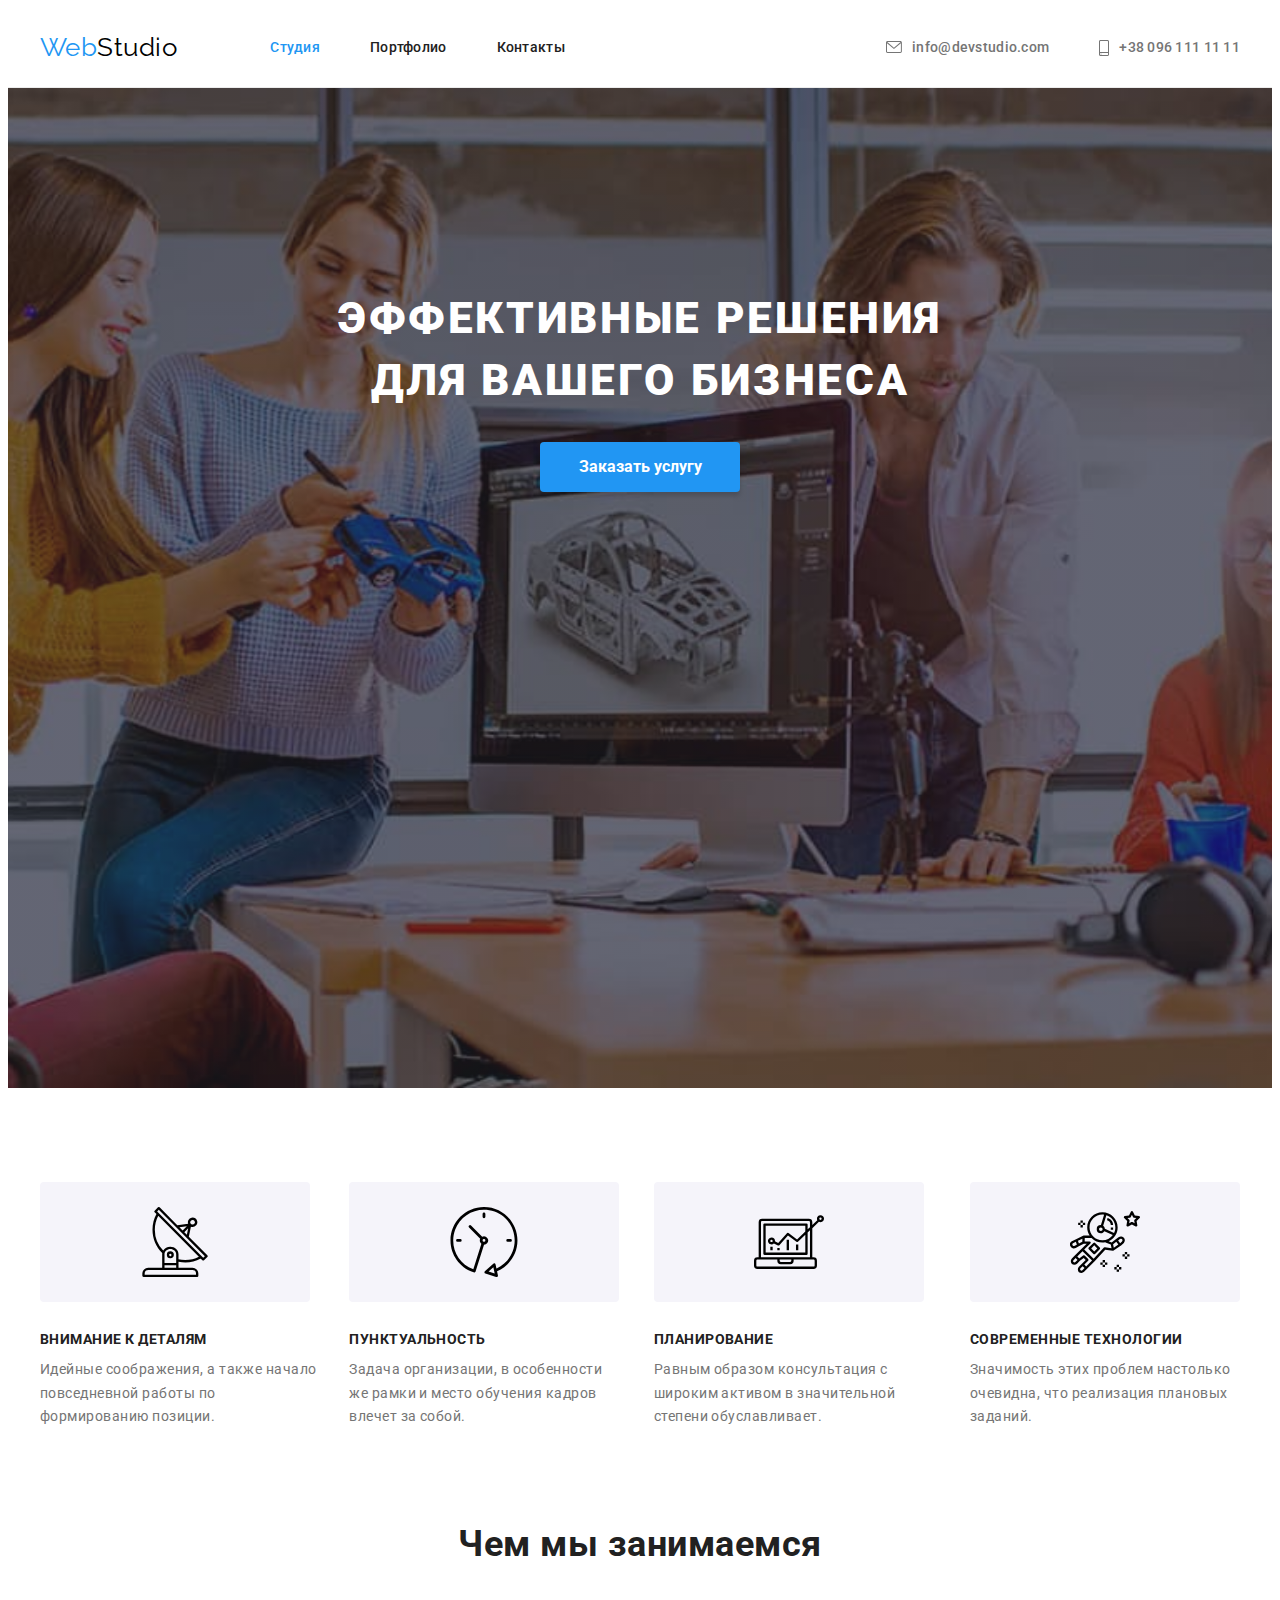
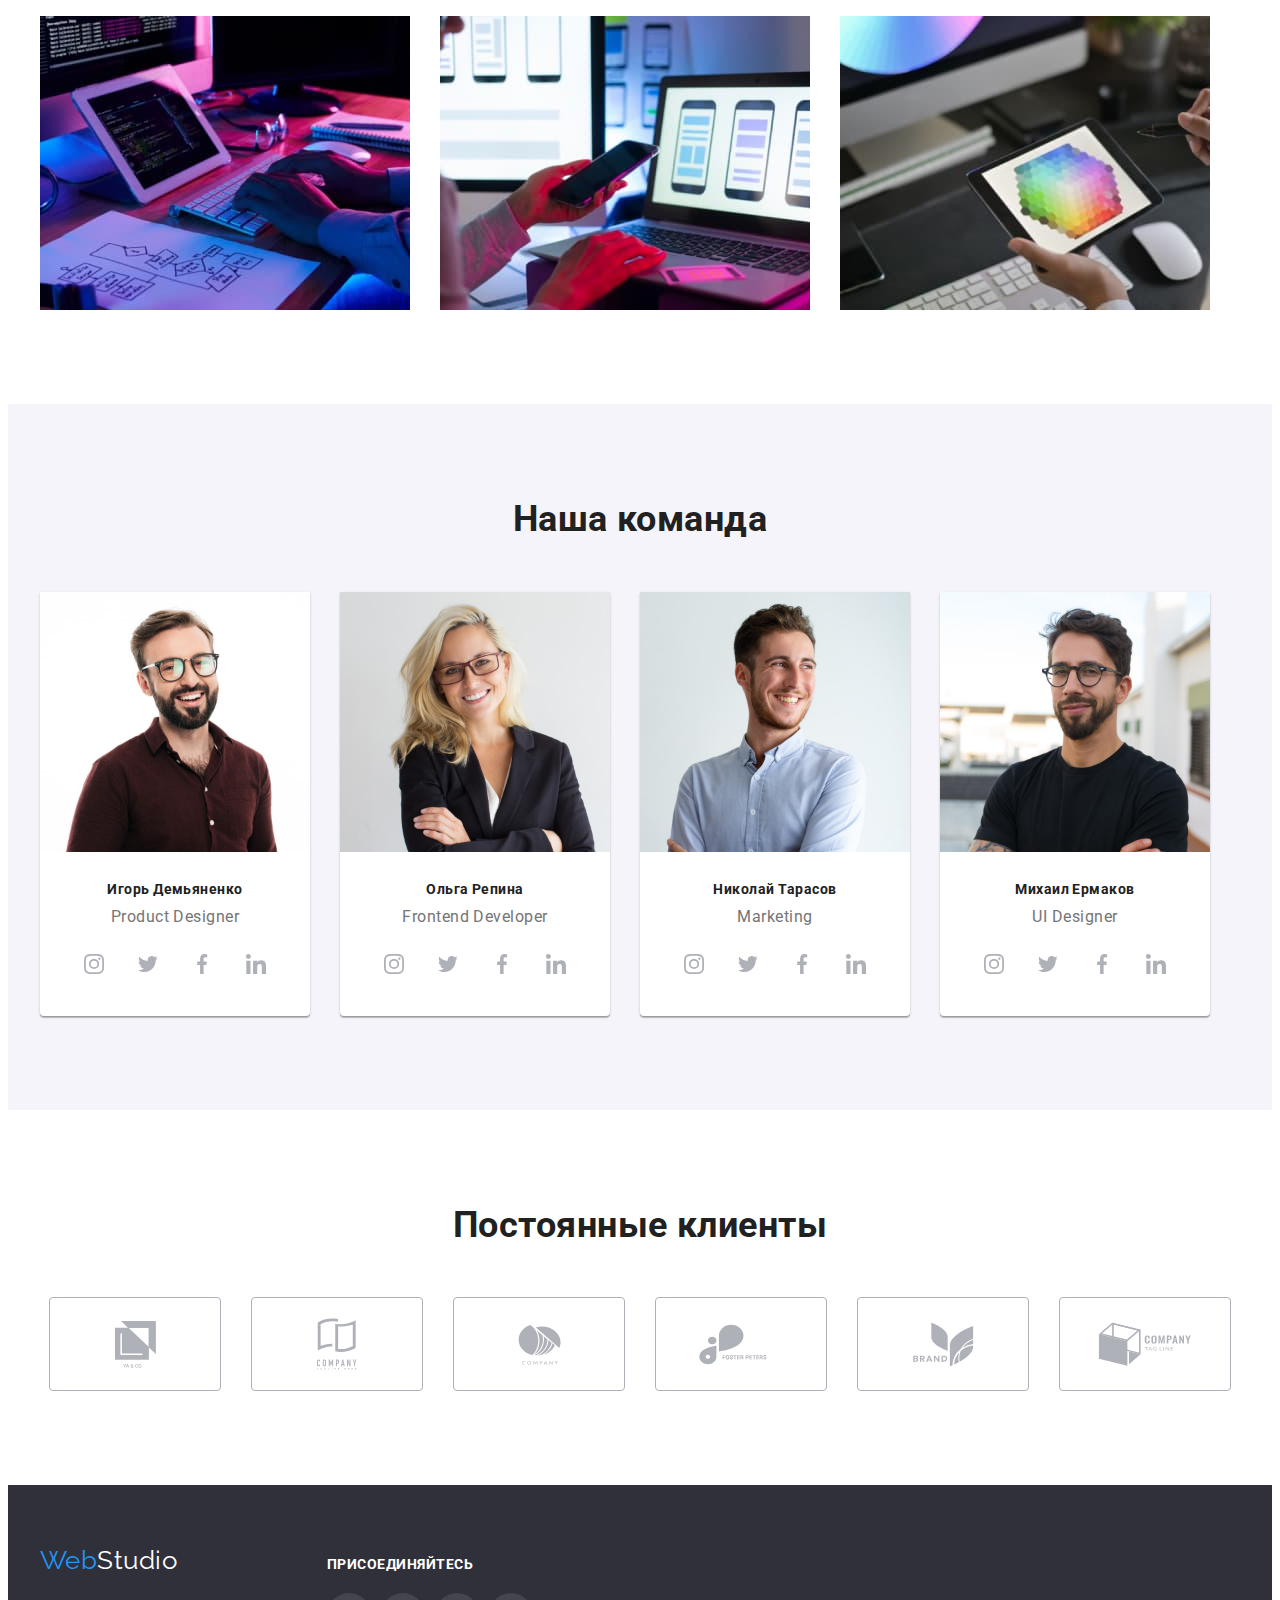
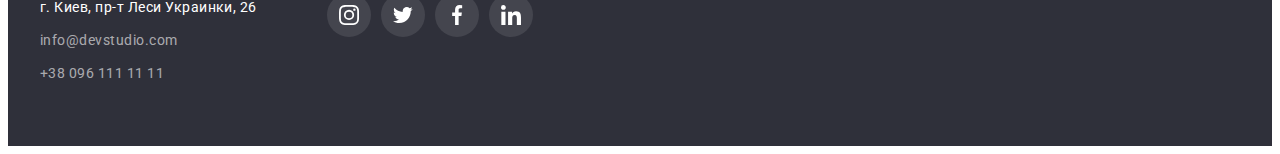
<file: index.html>
<!DOCTYPE html>
<html lang="ru">

<head>
    <meta charset="UTF-8">
    <meta http-equiv="X-UA-Compatible" content="IE=edge">
    <meta name="viewport" content="width=device-width, initial-scale=1.0">
    <title>WebStudio</title>
    <link rel="preconnect" href="https://fonts.googleapis.com">
    <link rel="preconnect" href="https://fonts.gstatic.com" crossorigin>
    <link href="https://fonts.googleapis.com/css2?family=Raleway:wght@700&family=Roboto:wght@400;500;700;900&display=swap"
        rel="stylesheet">
    <link rel="stylesheet" href="https://cdnjs.cloudflare.com/ajax/libs/modern-normalize/1.1.0/modern-normalize.min.css"
            integrity="sha512-wpPYUAdjBVSE4KJnH1VR1HeZfpl1ub8YT/NKx4PuQ5NmX2tKuGu6U/JRp5y+Y8XG2tV+wKQpNHVUX03MfMFn9Q=="
            crossorigin="anonymous" referrerpolicy="no-referrer">
    <link rel="stylesheet" href="./css/styles.css">
</head>

<body>
    <!--Шапка страницы-->
    <header class="header">
        <div class="container container-flex">
            <a href="./index.html" class="logo"><span class="part-logo">Web</span>Studio</a>
            <!--Навигция на другие страницы-->
            <nav class="site-nav">
                <ul class="nav-list">
                    <li class="nav-item"> <a href="./index.html" class="link current">Студия</a></li>
                    <li class="nav-item"> <a href="./portfolio.html" class="link">Портфолио</a></li>
                    <li class="nav-item"> <a href="" class="link">Контакты</a></li>
                </ul>
            </nav>
            <ul class="contacts">
                <li class="contacts-item">
                    <a href="mailto:info@devstudio.com" class="link-nav">
                        <svg class="link-nav-icon" width='16' height='12'>
                                <use href="./images/icons.svg#icon-email"></use>
                        </svg>info@devstudio.com    
                    </a>
                </li>
                <li class="contacts-item">
                    <a href="tel:+380961111111" class="link-nav">
                        <svg class="link-nav-icon" width='10' height='16'>
                            <use href="./images/icons.svg#icon-smartphone"></use>
                        </svg>+38 096 111 11 11
                    </a>
                </li>
            </ul>
        </div>
        
    </header>
    <!--Уникальное содержание-->
    <main>
      <!--Банер с кнопкой-->
       <section class="hero">
          <div class="container">
              <h1 class="hero-title">Эффективные решения <br> для вашего бизнеса</h1>
              <button type="button" class="hero-btn">Заказать услугу</button>
          </div>
       </section>
      <!--Наши преимущества-->
      <section class="section">
          <div class="container">
            <h2 class="visually-hidden">Наши преимущества</h2>
            <ul class="advantages">
                <li class="advantages-box">
                    <div class="advantage-icon-box">
                        <svg class="advantage-icon" width='70' height='70'>
                            <use href="./images/icons.svg#icon-antenna"></use>
                        </svg>
                    </div>
                    <h3 class="text-title">Внимание к деталям</h3>
                    <p class="text">Идейные соображения, а также начало повседневной работы по формированию позиции.</p>
                </li>

                <li class="advantages-box">
                    <div class="advantage-icon-box">
                        <svg class="advantage-icon" width='70' height='70'>
                            <use href="./images/icons.svg#icon-clock"></use>
                        </svg>
                    </div>
                    <h3 class="text-title">Пунктуальность</h3>
                    <p class="text">Задача организации, в особенности же рамки и место обучения кадров влечет за собой.</p>
                </li>

                <li class="advantages-box">
                    <div class="advantage-icon-box">
                        <svg class="advantage-icon" width='70' height='70'>
                            <use href="./images/icons.svg#icon-diagram"></use>
                        </svg>
                    </div>
                    <h3 class="text-title">Планирование</h3>
                    <p class="text">Равным образом консультация с широким активом в значительной степени обуславливает.</p>
                </li>

                <li class="advantages-box">
                    <div class="advantage-icon-box">
                        <svg class="advantage-icon" width='70' height='70'>
                            <use href="./images/icons.svg#icon-astronaut"></use>
                        </svg>
                    </div>
                    <h3 class="text-title">Современные технологии</h3>
                    <p class="text">Значимость этих проблем настолько очевидна, что реализация плановых заданий.</p>
                </li>
            </ul>
          </div>
        
      </section>
      <!--Чем мы занимаемся-->
      <section class="section padding-top-none">
          <div class="container">
            <h2 class="section-title">Чем мы занимаемся</h2>
            <ul class="work-list">
                <li class="work-item">
                    <img src="./images/website.jpg" alt="делаем сайты" width="370" height="294">
                </li>

                <li class="work-item">
                    <img src="./images/mobileapp.jpg" alt="создаем мобильные приложения" width="370" height="294">
                </li>

                <li class="work-item">
                    <img src="./images/design.jpg" alt="разрабатываем дизайн" width="370" height="294">
                </li>
            </ul>

          </div>
      </section>
      <!--Наша команда-->
      <section class="section team">
          <div class="container">
            <h2 class="section-title">Наша команда</h2>
            <ul class="team">
                <li class="team-box">
                    <img src="./images/igor.jpg" class="photo" alt="Игорь Демьяненко" width="270" height="260">
                    <div class="name-box">
                        <h3 class="text-title-name">Игорь Демьяненко</h3>
                        <p lang="en" class="text-position">Product Designer</p>
                        <ul class="social-link-list">
                            <li class="social-link-item">
                                <a href="#" class="social-link">
                                    <div class="social-icon-box">
                                        <svg class="social-icon" width='20' height='20'>
                                            <use href="./images/icons.svg#icon-instagram"></use>
                                        </svg>
                                    </div>

                                </a>
                            </li>
                            <li class="social-link-item">
                                <a href="#" class="social-link">
                                    <div class="social-icon-box">
                                        <svg class="social-icon" width='20' height='20'>
                                            <use href="./images/icons.svg#icon-twitter"></use>
                                        </svg>
                                    </div>
                                </a>
                            </li>
                            <li class="social-link-item">
                                <a href="#" class="social-link">
                                    <div class="social-icon-box">
                                        <svg class="social-icon" width='20' height='20'>
                                            <use href="./images/icons.svg#icon-facebook"></use>
                                        </svg>
                                    </div>
                                </a>
                            </li>
                            <li class="social-link-item">
                                <a href="#" class="social-link">
                                    <div class="social-icon-box">
                                        <svg class="social-icon" width='20' height='20'>
                                            <use href="./images/icons.svg#icon-linkedin"></use>
                                        </svg>
                                    </div>
                                </a>
                            </li>
                        </ul>
                    </div>
                </li>

                <li class="team-box">
                    <img src="./images/olga.jpg" class="photo" alt="Ольга Репина" width="270" height="260">
                    <div class="name-box">
                        <h3 class="text-title-name">Ольга Репина</h3>
                        <p lang="en" class="text-position">Frontend Developer</p>
                        <ul class="social-link-list">
                            <li class="social-link-item">
                                <a href="#" class="social-link">
                                    <div class="social-icon-box">
                                        <svg class="social-icon" width='20' height='20'>
                                            <use href="./images/icons.svg#icon-instagram"></use>
                                        </svg>
                                    </div>
                        
                                </a>
                            </li>
                            <li class="social-link-item">
                                <a href="#" class="social-link">
                                    <div class="social-icon-box">
                                        <svg class="social-icon" width='20' height='20'>
                                            <use href="./images/icons.svg#icon-twitter"></use>
                                        </svg>
                                    </div>
                                </a>
                            </li>
                            <li class="social-link-item">
                                <a href="#" class="social-link">
                                    <div class="social-icon-box">
                                        <svg class="social-icon" width='20' height='20'>
                                            <use href="./images/icons.svg#icon-facebook"></use>
                                        </svg>
                                    </div>
                                </a>
                            </li>
                            <li class="social-link-item">
                                <a href="#" class="social-link">
                                    <div class="social-icon-box">
                                        <svg class="social-icon" width='20' height='20'>
                                            <use href="./images/icons.svg#icon-linkedin"></use>
                                        </svg>
                                    </div>
                                </a>
                            </li>
                        </ul>
                    </div>
                </li>

                <li class="team-box">
                    <img src="./images/nicholas.jpg" class="photo" alt="Николай Тарасов" width="270" height="260">
                    <div class="name-box">
                        <h3 class="text-title-name">Николай Тарасов</h3>
                        <p lang="en" class="text-position">Marketing</p>
                        <ul class="social-link-list">
                            <li class="social-link-item">
                                <a href="#" class="social-link">
                                    <div class="social-icon-box">
                                        <svg class="social-icon" width='20' height='20'>
                                            <use href="./images/icons.svg#icon-instagram"></use>
                                        </svg>
                                    </div>
                        
                                </a>
                            </li>
                            <li class="social-link-item">
                                <a href="#" class="social-link">
                                    <div class="social-icon-box">
                                        <svg class="social-icon" width='20' height='20'>
                                            <use href="./images/icons.svg#icon-twitter"></use>
                                        </svg>
                                    </div>
                                </a>
                            </li>
                            <li class="social-link-item">
                                <a href="#" class="social-link">
                                    <div class="social-icon-box">
                                        <svg class="social-icon" width='20' height='20'>
                                            <use href="./images/icons.svg#icon-facebook"></use>
                                        </svg>
                                    </div>
                                </a>
                            </li>
                            <li class="social-link-item">
                                <a href="#" class="social-link">
                                    <div class="social-icon-box">
                                        <svg class="social-icon" width='20' height='20'>
                                            <use href="./images/icons.svg#icon-linkedin"></use>
                                        </svg>
                                    </div>
                                </a>
                            </li>
                        </ul>
                    </div>
                </li>
                
                <li class="team-box">
                    <img src="./images/michael.jpg" class="photo" alt="Михаил Ермаков" width="270" height="260">
                    <div class="name-box">
                        <h3 class="text-title-name">Михаил Ермаков</h3>
                        <p lang="en" class="text-position">UI Designer</p>
                        <ul class="social-link-list">
                            <li class="social-link-item">
                                <a href="#" class="social-link">
                                    <div class="social-icon-box">
                                        <svg class="social-icon" width='20' height='20'>
                                            <use href="./images/icons.svg#icon-instagram"></use>
                                        </svg>
                                    </div>

                                </a>
                            </li>
                            <li class="social-link-item">
                                <a href="#" class="social-link">
                                    <div class="social-icon-box">
                                        <svg class="social-icon" width='20' height='20'>
                                            <use href="./images/icons.svg#icon-twitter"></use>
                                        </svg>
                                    </div>
                                </a>
                            </li>
                            <li class="social-link-item">
                                <a href="#" class="social-link">
                                    <div class="social-icon-box">
                                        <svg class="social-icon" width='20' height='20'>
                                            <use href="./images/icons.svg#icon-facebook"></use>
                                        </svg>
                                    </div>
                                </a>
                            </li>
                            <li class="social-link-item">
                                <a href="#" class="social-link">
                                    <div class="social-icon-box">
                                        <svg class="social-icon" width='20' height='20'>
                                            <use href="./images/icons.svg#icon-linkedin"></use>
                                        </svg>
                                    </div>
                                </a>
                            </li>
                        </ul>
                    </div>
                </li>
            </ul>

          </div>
      </section>
      <!-- Постоянные клиенты -->
      <section class="section clients">
          <div class="container">
            <h2 class="section-title">Постоянные клиенты</h2>
            <ul class="clients-list">
                <li class="clients-item">
                    <a href="" class="clients-link">
                        <div class="clients-box">
                            <svg class="clients-logo" width="41" height="47">
                                <use href="./images/icons.svg#icon-company-one"></use>
                            </svg>
                        </div>
                    </a>
                </li>
                <li class="clients-item">
                    <a href="" class="clients-link">
                        <div class="clients-box">
                            <svg class="clients-logo" width="40" height="52">
                                <use href="./images/icons.svg#icon-company-two"></use>
                            </svg>
                        </div>
                    </a>
                </li>
                <li class="clients-item">
                    <a href="" class="clients-link">
                        <div class="clients-box">
                            <svg class="clients-logo" width="43" height="41">
                                <use href="./images/icons.svg#icon-company-three"></use>
                            </svg>
                        </div>
                    </a>
                </li>
                <li class="clients-item">
                    <a href="" class="clients-link">
                        <div class="clients-box">
                            <svg class="clients-logo" width="84" height="41">
                                <use href="./images/icons.svg#icon-company-four"></use>
                            </svg>
                        </div>
                    </a>
                </li>
                <li class="clients-item">
                    <a href="" class="clients-link">
                        <div class="clients-box">
                            <svg class="clients-logo" width="63" height="45">
                                <use href="./images/icons.svg#icon-company-five"></use>
                            </svg>
                        </div>
                    </a>
                </li>
                <li class="clients-item">
                    <a href="" class="clients-link">
                        <div class="clients-box">
                            <svg class="clients-logo" width="94" height="44">
                                <use href="./images/icons.svg#icon-company-six"></use>
                            </svg>
                        </div>
                    </a>
                </li>
            </ul>
          </div>
      </section>
    </main>
    <!--Подвал-->
    <footer class="footer">
        <div class="container footer-flex">
            <div class="contacts-box">
                <a href="./index.html" class="logo-white"><span class="part-logo">Web</span>Studio</a>
                <address class="address">г. Киев, пр-т Леси Украинки, 26</address>
                <address class="address footer-links">
                    <a href="mailto:info@devstudio.com" class="address address-link">info@devstudio.com</a>
                    <a href="tel:+380961111111" class="address address-link">+38 096 111 11 11</a>
                </address>
            </div>
            <!-- Присоединяйтесь -->
            <div class="join">
                <h3 class="text-title white">присоединяйтесь</h3>
                <ul class="social-link-list-join">
                    <li class="social-link-item-join">
                        <a href="#" class="social-link-join">
                            <div class="social-icon-box-join">
                                <svg class="social-icon-join" width='20' height='20'>
                                    <use href="./images/icons.svg#icon-instagram"></use>
                                </svg>
                            </div>
                        </a>
                    </li>
                    <li class="social-link-item-join">
                        <a href="#" class="social-link-join">
                            <div class="social-icon-box-join">
                                <svg class="social-icon-join" width='20' height='20'>
                                    <use href="./images/icons.svg#icon-twitter"></use>
                                </svg>
                            </div>
                        </a>
                    </li>
                    <li class="social-link-item-join">
                        <a href="#" class="social-link-join">
                            <div class="social-icon-box-join">
                                <svg class="social-icon-join" width='20' height='20'>
                                    <use href="./images/icons.svg#icon-facebook"></use>
                                </svg>
                            </div>
                        </a>
                    </li>
                    <li class="social-link-item-join">
                        <a href="#" class="social-link-join">
                            <div class="social-icon-box-join">
                                <svg class="social-icon-join" width='20' height='20'>
                                    <use href="./images/icons.svg#icon-linkedin"></use>
                                </svg>
                            </div>
                        </a>
                    </li>
                </ul>
            </div>
        </div>
    </footer>
</body>

</html>
</file>
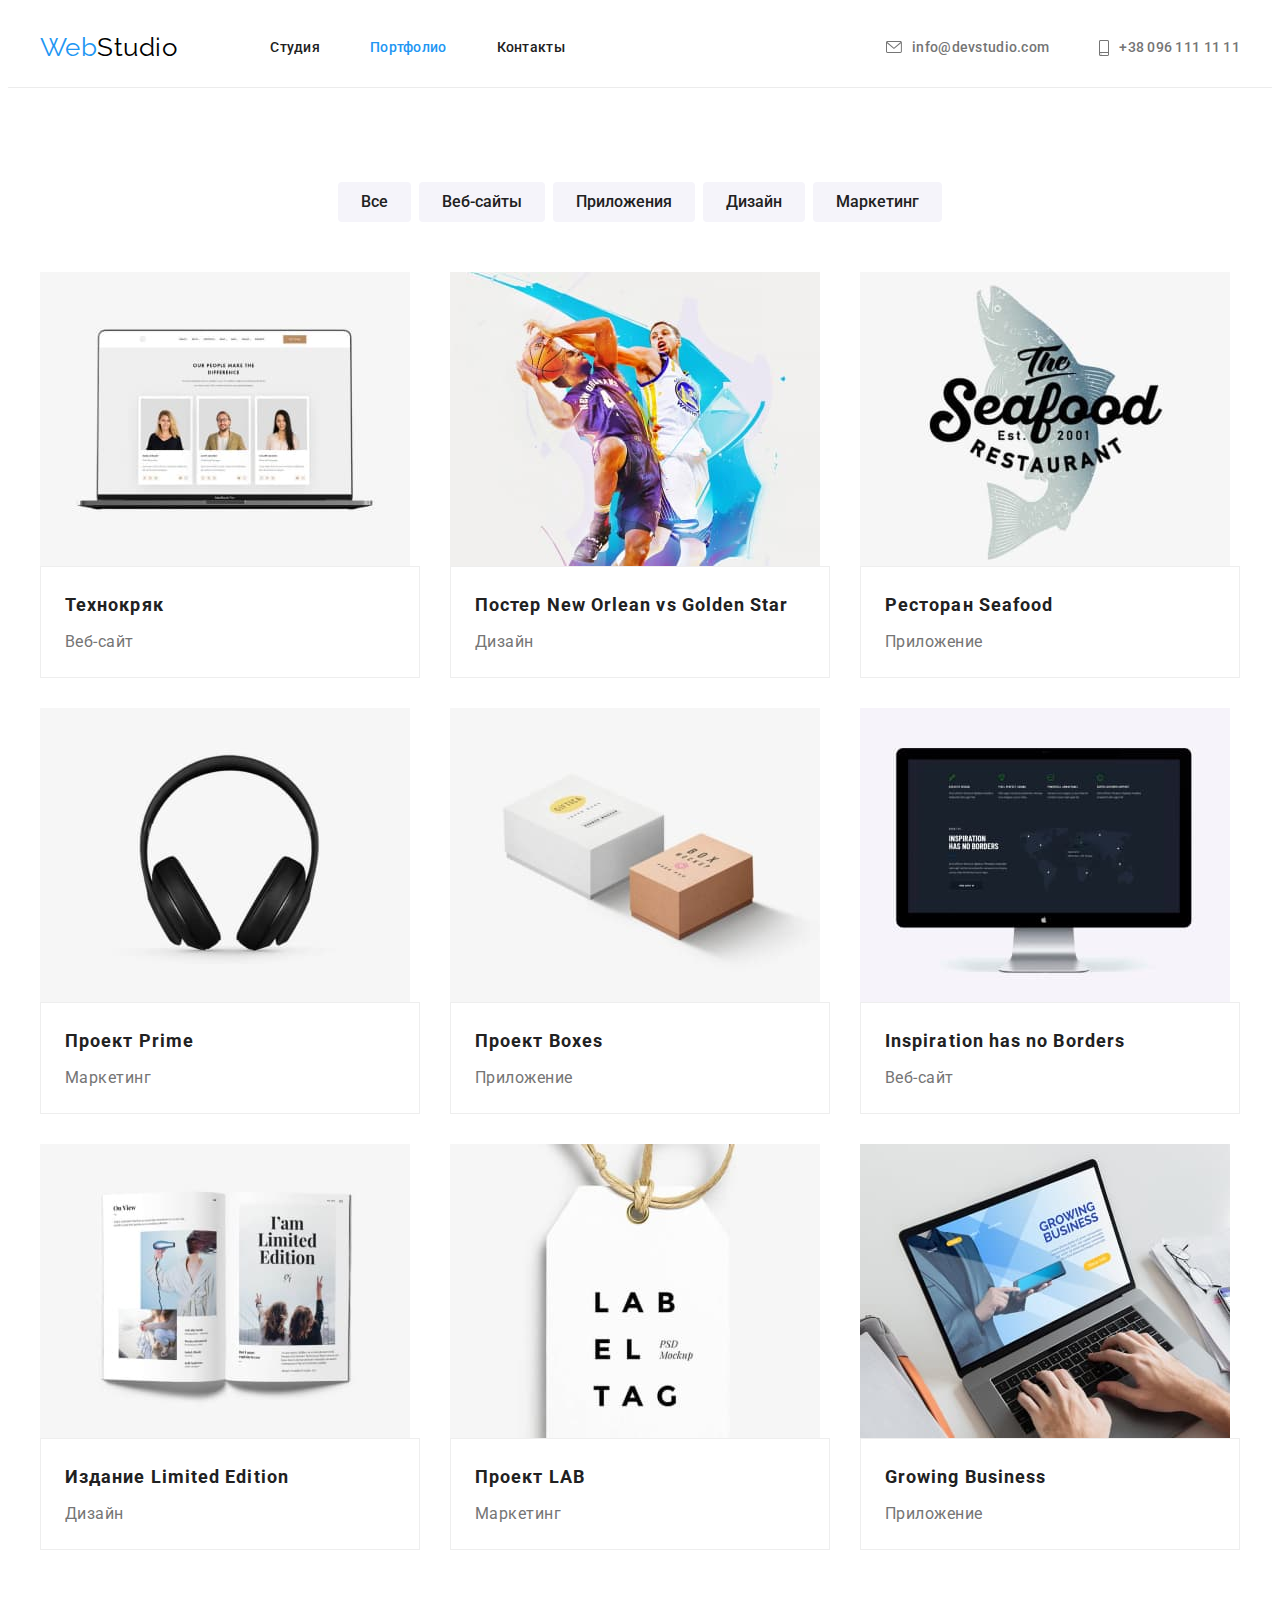
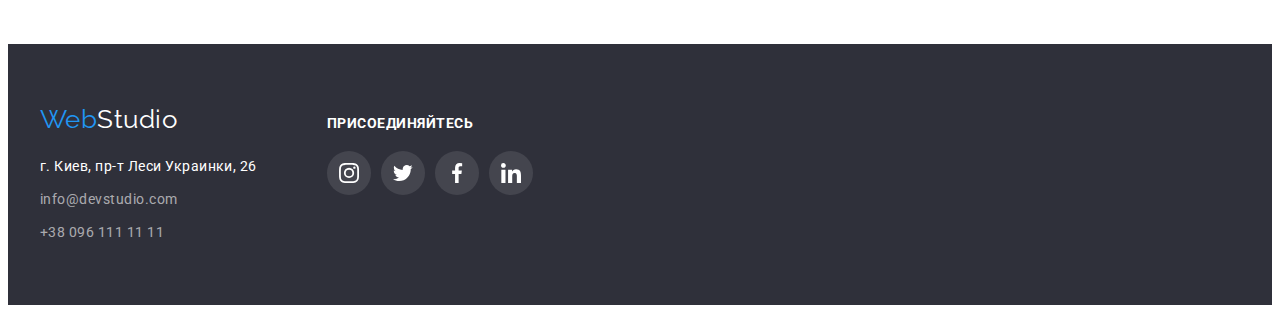
<file: portfolio.html>
<!DOCTYPE html>
<html lang="ru">

<head>
    <meta charset="UTF-8">
    <meta http-equiv="X-UA-Compatible" content="IE=edge">
    <meta name="viewport" content="width=device-width, initial-scale=1.0">
    <title>WebStudio</title>
    <link rel="preconnect" href="https://fonts.googleapis.com">
    <link rel="preconnect" href="https://fonts.gstatic.com" crossorigin>
    <link href="https://fonts.googleapis.com/css2?family=Raleway:wght@700&family=Roboto:wght@400;500;700;900&display=swap" rel="stylesheet">
    <link rel="stylesheet" href="https://cdnjs.cloudflare.com/ajax/libs/modern-normalize/1.1.0/modern-normalize.min.css"
        integrity="sha512-wpPYUAdjBVSE4KJnH1VR1HeZfpl1ub8YT/NKx4PuQ5NmX2tKuGu6U/JRp5y+Y8XG2tV+wKQpNHVUX03MfMFn9Q=="
        crossorigin="anonymous" referrerpolicy="no-referrer">
    <link rel="stylesheet" href="./css/styles.css">
</head>

<body>
    <!--Шапка страницы-->
    <header class="header">
        <div class="container container-flex">
            <a href="./index.html" class="logo"><span class="part-logo">Web</span>Studio</a>
            <!--Навигция на другие страницы-->
            <nav class="site-nav">
                <ul class="nav-list">
                    <li class="nav-item"> <a href="./index.html" class="link">Студия</a></li>
                    <li class="nav-item"> <a href="./portfolio.html" class="link current">Портфолио</a></li>
                    <li class="nav-item"> <a href="" class="link">Контакты</a></li>
                </ul>
            </nav>
            <ul class="contacts">
                <li class="contacts-item">
                    <a href="mailto:info@devstudio.com" class="link-nav">
                        <svg class="link-nav-icon" width='16' height='12'>
                            <use href="./images/icons.svg#icon-email"></use>
                        </svg>info@devstudio.com
                    </a>
                </li>
                <li class="contacts-item">
                    <a href="tel:+380961111111" class="link-nav">
                        <svg class="link-nav-icon" width='10' height='16'>
                            <use href="./images/icons.svg#icon-smartphone"></use>
                        </svg>+38 096 111 11 11
                    </a>
                </li>
            </ul>
        </div>
    
    </header>
    <!--Уникальное содержание-->
    <main>
        <!-- Наши работы -->
        <section class="section">
            <div class="container">
                <h2 class="visually-hidden">Наши работы</h2>
                <!--Фильтр-->
                <ul class="filter">
                    <li class="filter-list"><button type="button" class="filter-btn">Все</button></li>
                    <li class="filter-list"><button type="button" class="filter-btn">Веб-сайты</button></li>
                    <li class="filter-list"><button type="button" class="filter-btn">Приложения</button></li>
                    <li class="filter-list"><button type="button" class="filter-btn">Дизайн</button></li>
                    <li class="filter-list"><button type="button" class="filter-btn">Маркетинг</button></li>
                </ul>
                <!--Все элементы фильтра-->
                <div class="filter-container">
                    <ul class="filter-elements">
                        <li class="filter-element">
                                <a href="" class="filter-link">
                                    <img src="./images/technocryk.jpg" class="photo-works" alt="Технокряк" width="370" height="294">
                                    <div class="text-box">
                                        <h3 class="text-title-works">Технокряк</h3>
                                        <p class="text-works">Веб-сайт</p>
                                     </div>
                                </a>
                
                        </li>
                
                        <li class="filter-element">
                            <a href="" class="filter-link">
                                <img src="./images/orlean-vs-golden-star.jpg" class="photo-works" alt="Постер New Orlean vs Golden Star"
                                    width="370" height="294">
                                <div class="text-box">
                                    <h3 class="text-title-works">Постер New Orlean vs Golden Star</h3>
                                    <p class="text-works">Дизайн</p>
                                </div>
                
                            </a>
                
                        </li>
                
                        <li class="filter-element">
                            <a href="" class="filter-link">
                                <img src="./images/seafood.jpg" class="photo-works" alt="Ресторан Seafood" width="370" height="294">
                                <div class="text-box">
                                    <h3 class="text-title-works">Ресторан Seafood</h3>
                                    <p class="text-works">Приложение</p>
                                </div>
                
                            </a>
                
                        </li>
                
                        <li class="filter-element">
                            <a href="" class="filter-link">
                                <img src="./images/prime.jpg" class="photo-works" alt="Проект Prime" width="370" height="294">
                                <div class="text-box">
                                    <h3 class="text-title-works">Проект Prime</h3>
                                    <p class="text-works">Маркетинг</p>
                                </div>
                
                            </a>
                
                        </li>
                
                        <li class="filter-element">
                            <a href="" class="filter-link">
                                <img src="./images/boxes.jpg" class="photo-works" alt="Проект Boxes" width="370" height="294">
                                <div class="text-box">
                                    <h3 class="text-title-works">Проект Boxes</h3>
                                    <p class="text-works">Приложение</p>
                                </div>
                
                            </a>
                
                        </li>
                
                        <li class="filter-element">
                            <a href="" class="filter-link">
                                <img src="./images/inspiration-has-no-borders.jpg" class="photo-works" alt="Inspiration has no Borders"
                                    width="370" height="294">
                                <div class="text-box">
                                    <h3 class="text-title-works">Inspiration has no Borders</h3>
                                    <p class="text-works">Веб-сайт</p>
                                </div>
                
                            </a>
                
                        </li>
                
                        <li class="filter-element">
                            <a href="" class="filter-link">
                                <img src="./images/limited-edition.jpg" class="photo-works" alt="Издание Limited Edition" width="370"
                                    height="294">
                                <div class="text-box">
                                    <h3 class="text-title-works">Издание Limited Edition</h3>
                                    <p class="text-works">Дизайн</p>
                                </div>
                
                            </a>
                
                        </li>
                
                        <li class="filter-element">
                            <a href="" class="filter-link">
                                <img src="./images/lab.jpg" class="photo-works" alt="Проект LAB" width="370" height="294">
                                <div class="text-box">
                                    <h3 class="text-title-works">Проект LAB</h3>
                                    <p class="text-works">Маркетинг</p>
                                </div>
                
                            </a>
                
                        </li>
                
                        <li class="filter-element">
                            <a href="" class="filter-link">
                                <img src="./images/growing-business.jpg" class="photo-works" alt="Growing Business" width="370"
                                    height="294">
                                <div class="text-box">
                                    <h3 class="text-title-works">Growing Business</h3>
                                    <p class="text-works">Приложение</p>
                                </div>
                
                            </a>
                
                        </li>
                
                    </ul>
                
                </div>
            </div>
                
        </section>
       
    </main>
    <!--Подвал-->
    <footer class="footer">
        <div class="container footer-flex">
            <div class="contacts-box">
                <a href="./index.html" class="logo-white"><span class="part-logo">Web</span>Studio</a>
                <address class="address">г. Киев, пр-т Леси Украинки, 26</address>
                <address class="address footer-links">
                    <a href="mailto:info@devstudio.com" class="address address-link">info@devstudio.com</a>
                    <a href="tel:+380961111111" class="address address-link">+38 096 111 11 11</a>
                </address>
            </div>
            <!-- Присоединяйтесь -->
            <div class="join">
                <h3 class="text-title white">присоединяйтесь</h3>
                <ul class="social-link-list-join">
                    <li class="social-link-item-join">
                        <a href="#" class="social-link-join">
                            <div class="social-icon-box-join">
                                <svg class="social-icon-join" width='20' height='20'>
                                    <use href="./images/icons.svg#icon-instagram"></use>
                                </svg>
                            </div>
                        </a>
                    </li>
                    <li class="social-link-item-join">
                        <a href="#" class="social-link-join">
                            <div class="social-icon-box-join">
                                <svg class="social-icon-join" width='20' height='20'>
                                    <use href="./images/icons.svg#icon-twitter"></use>
                                </svg>
                            </div>
                        </a>
                    </li>
                    <li class="social-link-item-join">
                        <a href="#" class="social-link-join">
                            <div class="social-icon-box-join">
                                <svg class="social-icon-join" width='20' height='20'>
                                    <use href="./images/icons.svg#icon-facebook"></use>
                                </svg>
                            </div>
                        </a>
                    </li>
                    <li class="social-link-item-join">
                        <a href="#" class="social-link-join">
                            <div class="social-icon-box-join">
                                <svg class="social-icon-join" width='20' height='20'>
                                    <use href="./images/icons.svg#icon-linkedin"></use>
                                </svg>
                            </div>
                        </a>
                    </li>
                </ul>
            </div>
        </div>
    </footer>
</body>

</html>
</file>
<file: css/styles.css>
/* Цвет основного текста #212121 */
/* Цвет вторичного текста #757575 */
/* Цвет акцента #2196F3 */
/* Цвета лого #000000 #FFFFFF  */
/* Цвет заголовка героя и адреса #FFFFFF */
/* Цвет контактов в футере rgba(255, 255, 255, 0.6); */
/* Цвет шапки #FFFFFF */
/* Цвет основного фона #E5E5E5 */
/* Цвет вторичного фона #F5F4FA */
/* Цвет фона в футере #2F303A */
:root {
  --primary-text-color: #212121;
  --secondary-text-color: #757575;
  --accent-color: #2196f3;
  --primary-white-color: #ffffff;
  --secondary-fon-color: #f5f4fa;
  --primary-fon-color: #ffffff;
}

/* Тело */
body {
  background-color: var(--primary-fon-color);
  color: var(--primary-text-color);

  font-family: Roboto, sans-serif;
  letter-spacing: 0.03em;
}
ul {
  list-style: none;
  padding: 0px;
  margin: 0px;
}
img {
  display: block;
  max-width: 100%;
  height: auto;
}

.section {
  padding-top: 94px;
  padding-bottom: 94px;
}
.section.team {
  background-color: var(--secondary-fon-color);
}
.section.padding-top-none {
  padding-top: 0px;
}
.container {
  margin-left: auto;
  margin-right: auto;
  width: 1200px;
  padding-left: 15px;
  padding-right: 15px;
}
/* Шапка */
.header {
  background-color: var(--primary-white-color);
  border-bottom: 1px solid #ececec;
}
.container-flex {
  display: flex;
  align-items: center;

}
/* Логотип */
.logo {
  color: #000000;
  text-decoration: none;

  font-family: Raleway, sans-serif;
  font-size: 26px;
  line-height: 1.19;
  margin-right: 93px;
}
.logo-white {
  color: var(--primary-white-color);
  text-decoration: none;

  font-family: Raleway, sans-serif;
  font-size: 26px;
  line-height: 1.19;
  display: inline-block;
  margin-bottom: 20px;
}
.part-logo {
  color: var(--accent-color);
}
/* Скрытые заголовки */
.visually-hidden {
  position: absolute;
  clip: rect(0 0 0 0);
  width: 1px;
  height: 1px;
  margin: -1px;
}
/* Блок навигации */
.nav-list {
  display: flex;
}
.nav-list .nav-item + .nav-item {
  margin-left: 50px;
}
.site-nav .link {
  display: block;
  padding-top: 32px;
  padding-bottom: 32px;

  color: var(--primary-text-color);

  text-decoration: none;
  font-weight: 500;
  font-size: 14px;
  line-height: 1.1;
  letter-spacing: 0.02em;
}
.site-nav .link:hover,
.site-nav .link:focus {
  color: var(--accent-color);
}
.link-nav {
  color: var(--secondary-text-color);
  /* fill: var(--secondary-text-color); */
  text-decoration: none;
  font-weight: 500;
  font-size: 14px;
  line-height: 1.1;
  letter-spacing: 0.02em;
  display: flex;
  align-items: center;
}
.link-nav-icon{
  margin-right: 10px;
  fill: currentColor;
}

.link.current {
  color: var(--accent-color);
}
.contacts {
  display: flex;
  margin-left: auto;
}
.contacts .contacts-item + .contacts-item {
  margin-left: 50px;
}
.link-nav:focus,
.link-nav:hover  {
  color: var(--accent-color);
  fill: var(--accent-color);
}
.link-nav:focus .link-nav-icon,
.link-nav:hover .link-nav-icon{
  color: var(--accent-color);
  fill: var(--accent-color);
}

/* Герой */
.hero {
  background: #2f303a;
  text-align: center;
  padding-top: 200px;
  padding-bottom: 200px;
  margin-left: auto;
  margin-right: auto;
  margin-bottom: 0px;
  max-width: 1600px;
  min-height: 600px;
  background-image: linear-gradient(to right, rgba(47, 48, 58, 0.4),rgba(47, 48, 58, 0.4)), 
  url(../images/hero.jpg);
  background-repeat: no-repeat;
  background-size: cover;
  background-position: center;
}
.hero-title {
  color: var(--primary-white-color);
  margin-top: 0px;
  margin-bottom: 30px;
  

  font-weight: 900;
  font-size: 44px;
  line-height: 1.4;
  letter-spacing: 0.06em;
  text-transform: uppercase;
}
.hero-btn {
  display: inline-block;
  border-radius: 4px;
  border: 1px solid transparent;
  padding: 10px 32px;
  min-width: 200px;

  color: var(--primary-white-color);
  background-color: var(--accent-color);
  box-shadow: 0px 4px 4px rgba(0, 0, 0, 0.15);

  cursor: pointer;
  font-family: inherit;
  font-weight: 700;
  font-size: 16px;
  line-height: 1.8;
  text-align: center;
}
/* Наши преимущества */
.advantages {
  display: flex;
}
.advantages .advantages-box + .advantages-box {
  margin-left: 30px;
}
.advantage-icon-box {
  display: flex;
  justify-content: center;
  align-items: center;
  width: 270px;
  height: 120px;
  border-radius: 4px;
  background-color: var(--secondary-fon-color);
  margin-bottom: 30px;
}
.advantage-icon{ 
  
}

/* Чем мы занимаемся */
.work-list {
  display: flex;
}
.work-list .work-item + .work-item {
  margin-left: 30px;
}
/* Наша команда */
.team {
  display: flex;
}
.team .team-box + .team-box {
  margin-left: 30px;
}
.team-box {
  box-shadow: 0px 1px 3px rgba(0, 0, 0, 0.12), 0px 1px 1px rgba(0, 0, 0, 0.14),
    0px 2px 1px rgba(0, 0, 0, 0.2);
  border-radius: 0px 0px 4px 4px;
  background-color: var(--primary-white-color);
}
.social-link-list{
  display: flex;
  margin-left: 0;
  margin-right: 0;
  padding-left: 32px;
  padding-right: 32px;
}
.social-link{
  display: block;
  background-color: var(--primary-white-color);
  color: #AFB1B8;
  border-radius: 50%;
}
.social-link:hover,
.social-link:focus {
  background-color: var(--accent-color);
  color: var(--primary-white-color);
}
.social-icon-box {
  width: 44px;
  height: 44px;
  display: flex;
  justify-content: center;
  align-items: center;
  
}
.social-link-list .social-link-item + .social-link-item {
  margin-left: 10px;
}
.social-icon {
  fill: currentColor;
}
/* Постоянные клиенты */
.clients-list{
  display: flex;
  margin-left: 0;
  margin-right: 0;
  padding-left: 215px;
  padding-right: 215px;
  justify-content: center;
}
.clients-list .clients-item + .clients-item {
  margin-left: 30px;
}
.clients-link {
  display: block;
  background-color: var(--primary-white-color);
  color: #AFB1B8;
  border: 1px solid #AFB1B8;
  border-radius: 4px;

}
.clients-link:hover,
.clients-link:focus{
  border-color: var(--accent-color);
  color: var(--accent-color);
}
.clients-box {
  width: 170px;
  height: 92px;
  display: flex;
  justify-content: center;
  align-items: center;
} 
.clients-logo {
  fill: currentColor;
}

/* Оформление текста*/
.text-title {
  color: var(--primary-text-color);

  font-size: 14px;
  line-height: 1.1;
  text-transform: uppercase;
  margin-top: 0px;
  margin-bottom: 10px;
}
.white {
  color: var(--primary-white-color);
  margin-bottom: 20px;
}
.text {
  color: var(--secondary-text-color);
  font-size: 14px;
  line-height: 1.7;
  margin-top: 0px;
  margin-bottom: 0px;
}
.section-title {
  font-size: 36px;
  line-height: 1.2;
  text-align: center;
  margin-top: 0px;
  margin-bottom: 50px;
}
.name-box {
  padding-top: 30px;
  padding-bottom: 30px;
}
.text-title-name {
  color: var(--primary-text-color);

  font-size: 14px;
  line-height: 1.1;
  text-align: center;
  margin-top: 0px;
  margin-bottom: 10px;
}
.text-position {
  color: var(--secondary-text-color);
  font-size: 16px;
  line-height: 1.2;
  text-align: center;
  margin-top: 0px;
  margin-bottom: 16px;
}
/* Футер */
.footer {
  background-color: #2f303a;
  padding-top: 60px;
  padding-bottom: 60px;
}
.address {
  color: var(--primary-white-color);

  font-style: normal;
  font-size: 14px;
  line-height: 1.71;
}
.address-link {
  color: rgba(255, 255, 255, 0.6);
  text-decoration: none;

  font-style: normal;
  font-size: 14px;
  line-height: 1.71;
}
.footer-links .address-link:focus,
.footer-links .address-link:hover {
  color: var(--accent-color);
}
.footer-links {
  display: flex;
  flex-direction: column;
}
.contacts-box .address + .address {
  margin-top: 9px;
}
.contacts-box {
  justify-content: flex-start;
}
/* Присоеденяйтесь */
.join{
  /* display: flex;
  justify-content: center; */
  min-width: 206px;
  min-height: 80px;
  margin-left: 70px;
}
.social-link-list-join {
  display: flex;
  margin-left: 0;
  margin-right: 0;

}

.social-link-join {
  display: block;
  background-color: rgba(100%, 100%, 100%, 10%);
  color: #fff;
  border-radius: 50%;
}

.social-link-join:hover,
.social-link-join:focus {
  background-color: var(--accent-color);
  color: var(--primary-white-color);
}

.social-icon-box-join {
  width: 44px;
  height: 44px;
  display: flex;
  justify-content: center;
  align-items: center;

}

.social-link-list-join .social-link-item-join +.social-link-item-join {
  margin-left: 10px;
}

.social-icon-join {
  fill: currentColor;
}
.footer-flex{
  display: flex;
  align-items: baseline;
}
/* Фильтр страници портфолио */
.filter {
  display: flex;
  justify-content: center;
  margin-bottom: 50px;
}
.filter-btn {
  background-color: var(--secondary-fon-color);
  color: var(--primary-text-color);
  cursor: pointer;

  font-family: inherit;
  font-weight: 500;
  font-size: 16px;
  line-height: 1.62;
  text-align: center;
  border-radius: 4px;
  border: 1px solid transparent;
  padding: 6px 22px;
  min-width: 73px;
  text-align: center;
}
.filter-element:hover{
  box-shadow: 0px 1px 1px rgba(0, 0, 0, 0.12),
0px 4px 4px rgba(0, 0, 0, 0.06),
1px 4px 6px rgba(0, 0, 0, 0.16);
}
.filter .filter-list + .filter-list {
  margin-left: 8px;
}
.filter-list .filter-btn:focus,
.filter-list .filter-btn:hover {
  background-color: var(--accent-color);
  color: var(--primary-white-color);
  box-shadow: 0px 3px 1px rgba(0, 0, 0, 0.1), 0px 1px 2px rgba(0, 0, 0, 0.08),
    0px 2px 2px rgba(0, 0, 0, 0.12);
}
/* Стили текста в карточках на странице Портфолио */
.text-title-works {
  color: var(--primary-text-color);

  font-weight: 700;
  font-size: 18px;
  line-height: 2;
  letter-spacing: 0.06em;
  margin-top: 0px;
  margin-bottom: 4px;
}
.text-works {
  color: var(--secondary-text-color);

  font-size: 16px;
  line-height: 1.87;
  margin-top: 0px;
  margin-bottom: 0px;
}
.text-box {
  padding: 20px 24px;
  border: 1px solid #eeeeee;
}
/* Сброс стилей ссылок на странице Портфолио */
.filter-link {
  text-decoration: none;
}
/* Сетка работ на странице Портфолио */
.filter-elements {
  display: flex;
  flex-wrap: wrap;
}
.filter-element {
  width: calc((100% - 60px) / 3);
  margin-right: 30px;
  margin-bottom: 30px;
  
}
.filter-element:nth-child(3n) {
  margin-right: 0px;
}
.filter-element:nth-last-child(-n + 3) {
  margin-bottom: 0px;
}
</file>
